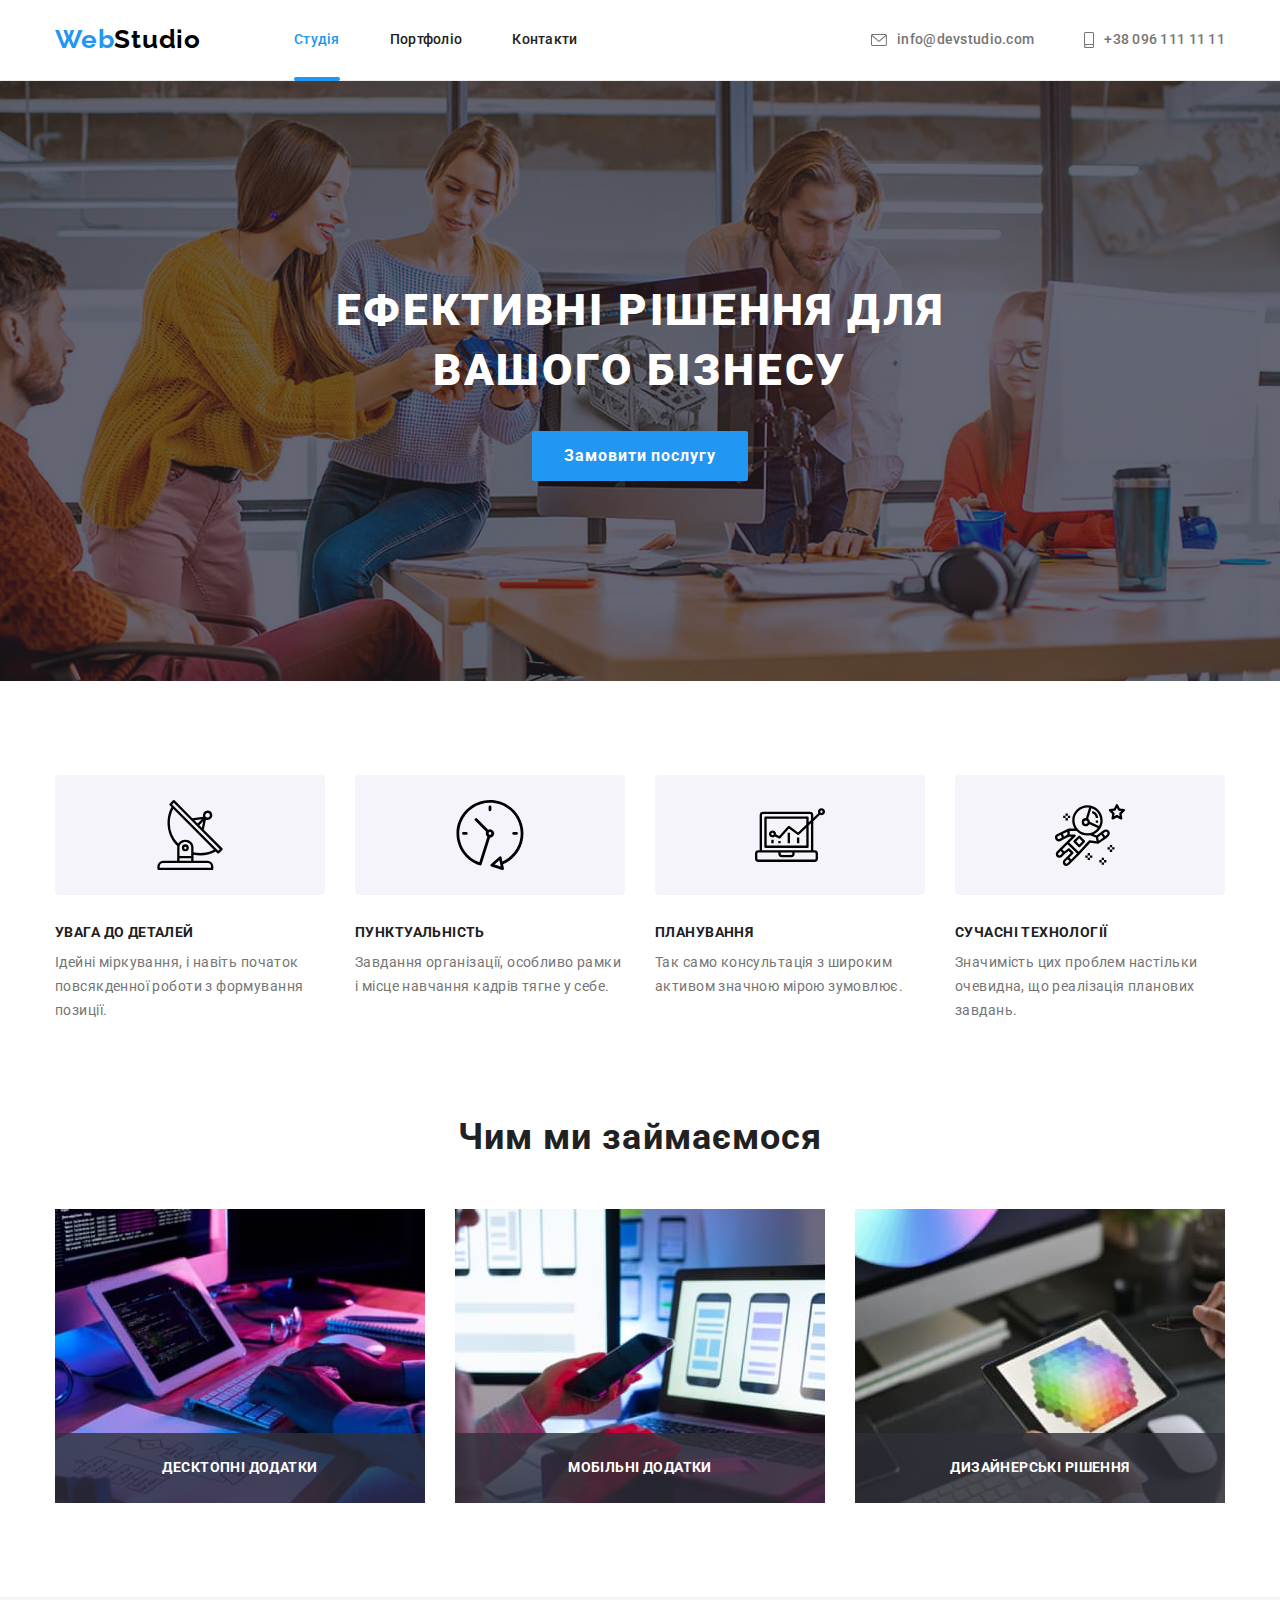
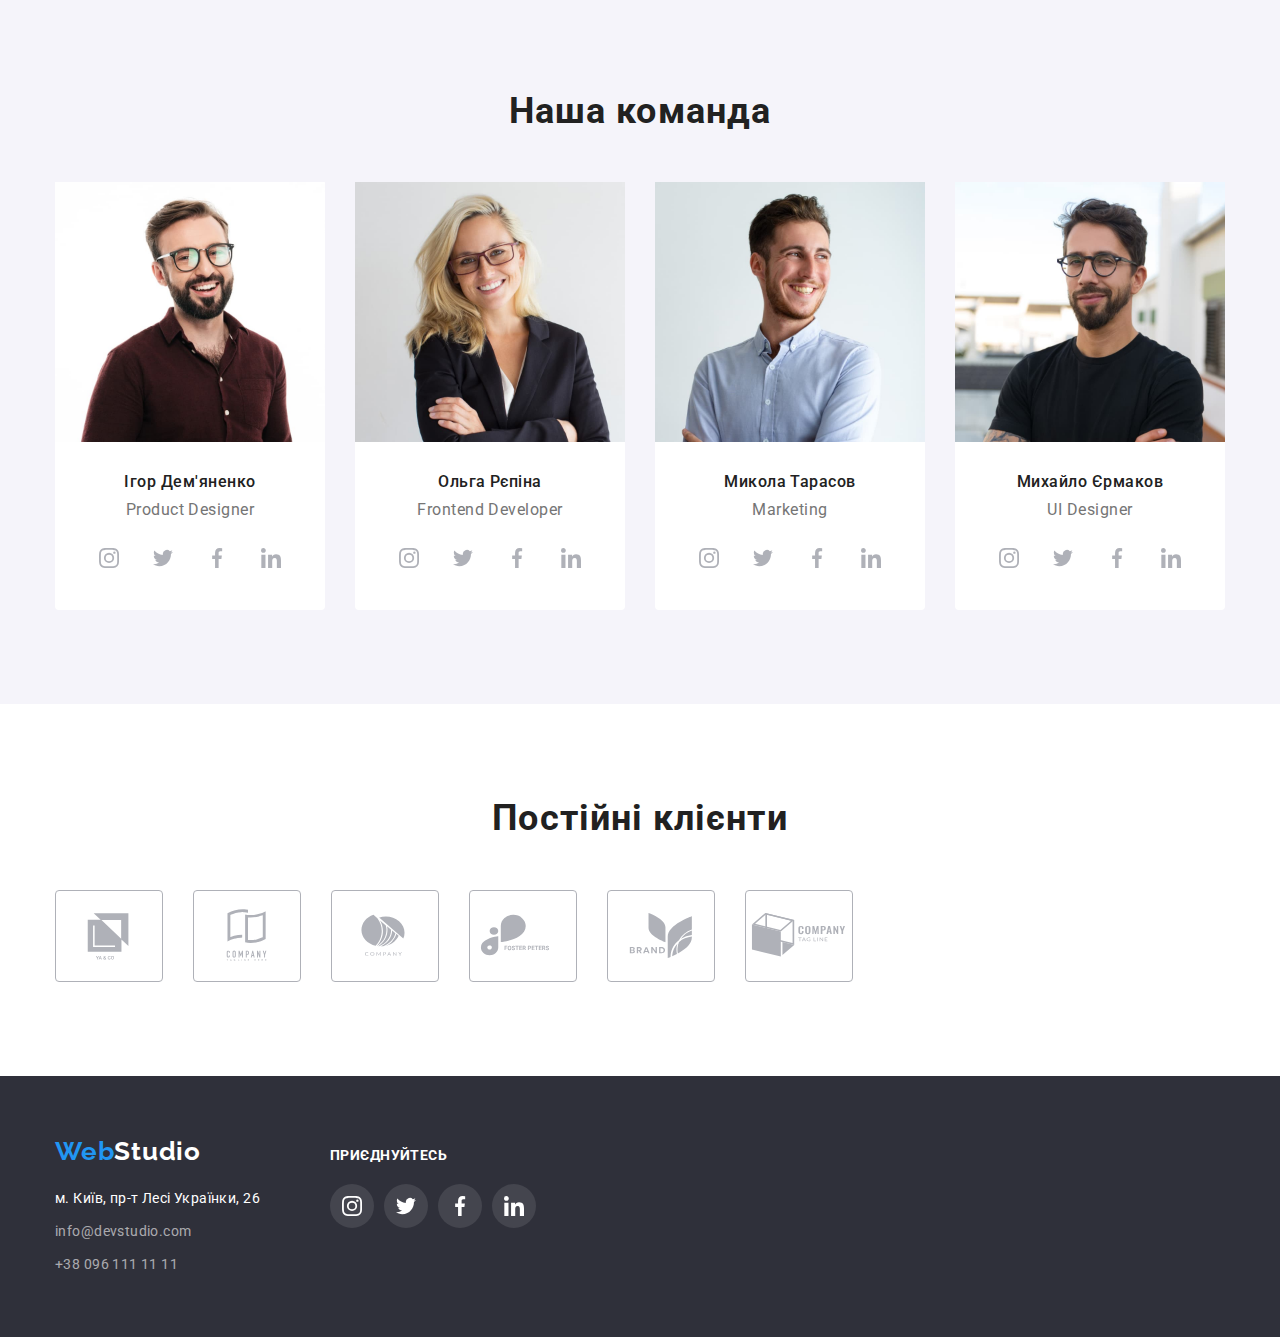
<file: index.html>
<!DOCTYPE html>
<html lang="uk">
<head>
    <meta charset="UTF-8">
    <meta http-equiv="X-UA-Compatible" content="IE=edge">
    <meta name="viewport" content="width=device-width, initial-scale=1.0">
    <title>Document</title>
    <link rel="stylesheet" href="https://cdnjs.cloudflare.com/ajax/libs/modern-normalize/1.1.0/modern-normalize.min.css">
    <link rel="stylesheet" href="./css/styles.css">
    <link 
        href="https://fonts.googleapis.com/css2?family=Raleway:wght@700&family=Roboto:wght@400;500;700;900&display=swap"
        rel="stylesheet"
    />
    
</head>
<body class="page">
    <!-- Header -->
    <header class="header">
        <div class="container header-box">
            <nav class="nav-header">
                <a href="index.html" class="logo">Web<span class="logo-header">Studio</span></a>
                <ul class="site-nav">
                    <li><a href="/" class="site-nav-link current">Студія</a></li>
                    <li><a href="portfolio.html" class="site-nav-link">Портфоліо</a></li>
                    <li><a href="#footer" class="site-nav-link">Контакти</a></li>
                </ul>
            </nav>
            <ul class="auth-nav">
                <li><a href="mailto:info@devstudio.com" class="auth-nav-link">
                    <svg class="address-icon" width="16" height="12">
                        <use href="./images/icons.svg#icon-mail"></use>
                    </svg>
                    info@devstudio.com</a></li>
                <li><a href="tel:+380961111111" class="auth-nav-link">
                        <svg class="address-icon" width="10" height="16">
                            <use href="./images/icons.svg#icon-smartphone"></use>
                        </svg>
                    +38 096 111 11 11</a></li>
            </ul>
        </div>
    </header>
    <!-- Main -->
    <main>
        <!-- Hero -->
        <section class="hero">
            <div class="container">
                <h1 class="hero-title">ЕФЕКТИВНІ РІШЕННЯ ДЛЯ <br />ВАШОГО БІЗНЕСУ</h1>
                <button type="button" class="button" data-modal-open>Замовити послугу</button>
                <div class="backdrop is-hidden" data-modal>
                    <div class="modal-window">
                        <button class="modal-button" data-modal-close>
                            <svg class="close-icon" width="11" height="11">
                                <use href="./images/icons.svg#icon-close-black"></use>
                            </svg>
                        </button>
                    </div>
                </div>
            </div>
        </section>
        <!-- Advantage -->
        <section class="section">
            <div class="container">
                <h2 class="section-title visually-hidden">Наші переваги</h2>
                <ul class="features-list">
                    <li class="features-item">
                        <div class="features-image">
                            <svg class="features-icon" width="70" height="70">
                                <use href="./images/icons.svg#icon-antenna"></use>
                            </svg>
                        </div>
                        <h3 class="features">УВАГА ДО ДЕТАЛЕЙ</h3>
                        <p class="description-features">Ідейні міркування, і навіть початок повсякденної роботи з формування позиції.
                        </p>
                    </li>
                    <li class="features-item">
                        <div class="features-image">
                            <svg class="features-icon" width="70" height="70">
                                <use href="./images/icons.svg#icon-clock"></use>
                            </svg>
                        </div>
                        <h3 class="features">ПУНКТУАЛЬНІСТЬ</h3>
                        <p class="description-features">Завдання організації, особливо рамки і місце навчання кадрів тягне у себе.</p>
                    </li>
                    <li class="features-item">
                        <div class="features-image">
                            <svg class="features-icon" width="70" height="70">
                                <use href="./images/icons.svg#icon-diagram"></use>
                            </svg>
                        </div>
                        <h3 class="features">ПЛАНУВАННЯ</h3>
                        <p class="description-features">Так само консультація з широким активом значною мірою зумовлює.</p>
                    </li>
                    <li class="features-item">
                        <div class="features-image">
                            <svg class="features-icon" width="70" height="70">
                                <use href="./images/icons.svg#icon-astronaut"></use>
                            </svg>
                        </div>
                        <h3 class="features">СУЧАСНІ ТЕХНОЛОГІЇ</h3>
                        <p class="description-features">Значимість цих проблем настільки очевидна, що реалізація планових завдань.</p>
                    </li>
                </ul>
            </div>           
        </section>
        <!-- What we do -->
        <section class="section work-type">
            <div class="container">
                <h2 class="section-title">Чим ми займаємося</h2>
                <ul class="work-type-list">
                    <div class="work-thumb">
                        <li class="work-type-photo"><img src="./images/box_1.jpg" alt="Програмування сайтів" width="370"></li>
                        <div class="work-overlay">
                            <p class="work-description">ДЕСКТОПНІ ДОДАТКИ</p>
                        </div>
                    </div>
                    <div class="work-thumb">
                        <li class="work-type-photo"><img src="./images/box_2.jpg" alt="Дизайн мобільних додатків" width="370"></li>
                        <div class="work-overlay">
                            <p class="work-description">МОБІЛЬНІ ДОДАТКИ</p>
                        </div>
                    </div>
                    <div class="work-thumb">
                        <li class="work-type-photo"><img src="./images/box_3.jpg" alt="Підбір кольорової палітри" width="370"></li>
                        <div class="work-overlay">
                            <p class="work-description">ДИЗАЙНЕРСЬКІ РІШЕННЯ</p>
                        </div>
                    </div>                                                           
                </ul>
            </div>
        </section>
        <!-- Our Team -->
        <section class="section section-team">
            <div class="container">
                <h2 class="section-title">Наша команда</h2>
                 <ul class="team-units-list">
                     <li class="team">
                     <img src="./images/ihor.jpg" alt="Ігор Дем'яненко" width="270" class="photo">
                     <div class="team-text">
                         <h3 class="name">Ігор Дем'яненко</h3>
                         <p lang="en" class="team-position">Product Designer</p>
                        <ul class="team-social-list">
                            <li class="team-social-item">
                                <a href="#" class="team-social-link">
                                    <svg class="team-social-icon" width="20" height="20">
                                        <use href="./images/icons.svg#icon-instagram"></use>
                                    </svg>
                                </a>
                            </li>
                            <li class="team-social-item">
                                <a href="#" class="team-social-link">
                                    <svg class="team-social-icon" width="20" height="20">
                                        <use href="./images/icons.svg#icon-twitter"></use>
                                    </svg>
                                </a>
                            </li>
                            </li>
                            <li class="team-social-item">
                                <a href="#" class="team-social-link">
                                    <svg class="team-social-icon" width="20" height="20">
                                        <use href="./images/icons.svg#icon-facebook"></use>
                                    </svg>
                                </a>
                            </li>
                            <li class="team-social-item">
                                <a href="#" class="team-social-link">
                                    <svg class="team-social-icon" width="20" height="20">
                                        <use href="./images/icons.svg#icon-linkedin"></use>
                                    </svg>
                                </a>
                            </li>
                            </ul>
                     </div>
                    </li>
                    <li class="team">
                     <img src="./images/olga.jpg" alt="Ольга Рєпіна" width="270" class="photo"> 
                     <div class="team-text">
                         <h3 class="name">Ольга Рєпіна</h3> 
                         <p lang="en" class="team-position">Frontend Developer</p>
                         <ul class="team-social-list">
                            <li class="team-social-item">
                                <a href="#" class="team-social-link">
                                    <svg class="team-social-icon" width="20" height="20">
                                        <use href="./images/icons.svg#icon-instagram"></use>
                                    </svg>
                                </a>
                            </li>
                            <li class="team-social-item">
                                <a href="#" class="team-social-link">
                                    <svg class="team-social-icon" width="20" height="20">
                                        <use href="./images/icons.svg#icon-twitter"></use>
                                    </svg>
                                </a>
                            </li>
                            </li>
                            <li class="team-social-item">
                                <a href="#" class="team-social-link">
                                    <svg class="team-social-icon" width="20" height="20">
                                        <use href="./images/icons.svg#icon-facebook"></use>
                                    </svg>
                                </a>
                            </li>
                            <li class="team-social-item">
                                <a href="#" class="team-social-link">
                                    <svg class="team-social-icon" width="20" height="20">
                                        <use href="./images/icons.svg#icon-linkedin"></use>
                                    </svg>
                                </a>
                            </li>
                         </ul>
                     </div>
                    </li>
                    <li class="team">
                     <img src="./images/mykola.jpg" alt="Микола Тарасов" width="270" class="photo">
                     <div class="team-text">
                         <h3 class="name">Микола Тарасов</h3>
                         <p lang="en" class="team-position">Marketing</p>
                         <ul class="team-social-list">
                            <li class="team-social-item">
                                <a href="#" class="team-social-link">
                                    <svg class="team-social-icon" width="20" height="20">
                                        <use href="./images/icons.svg#icon-instagram"></use>
                                    </svg>
                                </a>
                            </li>
                            <li class="team-social-item">
                                <a href="#" class="team-social-link">
                                    <svg class="team-social-icon" width="20" height="20">
                                        <use href="./images/icons.svg#icon-twitter"></use>
                                    </svg>
                                </a>
                            </li>
                            </li>
                            <li class="team-social-item">
                                <a href="#" class="team-social-link">
                                    <svg class="team-social-icon" width="20" height="20">
                                        <use href="./images/icons.svg#icon-facebook"></use>
                                    </svg>
                                </a>
                            </li>
                            <li class="team-social-item">
                                <a href="#" class="team-social-link">
                                    <svg class="team-social-icon" width="20" height="20">
                                        <use href="./images/icons.svg#icon-linkedin"></use>
                                    </svg>
                                </a>
                            </li>
                         </ul>
                     </div>
                    </li>
                    <li class="team">
                     <img src="./images/mykhailo.jpg" alt="Михайло Єрмаков" width="270" class="photo">
                     <div class="team-text">
                         <h3 class="name">Михайло Єрмаков</h3>
                         <p lang="en" class="team-position">UI Designer</p>
                         <ul class="team-social-list">
                            <li class="team-social-item">
                                <a href="#" class="team-social-link">
                                    <svg class="team-social-icon" width="20" height="20">
                                        <use href="./images/icons.svg#icon-instagram"></use>
                                    </svg>
                                </a>
                            </li>
                            <li class="team-social-item">
                                <a href="#" class="team-social-link">
                                    <svg class="team-social-icon" width="20" height="20">
                                        <use href="./images/icons.svg#icon-twitter"></use>
                                    </svg>
                                </a>
                            </li>
                            </li>
                            <li class="team-social-item">
                                <a href="#" class="team-social-link">
                                    <svg class="team-social-icon" width="20" height="20">
                                        <use href="./images/icons.svg#icon-facebook"></use>
                                    </svg>
                                </a>
                            </li>
                            <li class="team-social-item">
                                <a href="#" class="team-social-link">
                                    <svg class="team-social-icon" width="20" height="20">
                                        <use href="./images/icons.svg#icon-linkedin"></use>
                                    </svg>
                                </a>
                            </li>
                         </ul>
                     </div>
                    </li>
                 </ul>
            </div>
        </section>
        <!-- Clients -->
        <section class="section">
            <div class="container">
                <h2 class="section-title">Постійні клієнти</h2>
                <ul class="clients-list">
                    <li class="clients-logo">
                        <a href="" class="clients-link">
                            <svg class="clients-icon" width="106" height="60">
                                <use href="./images/icons.svg#icon-logo-1"></use>
                            </svg>
                        </a>
                    </li>
                    <li class="clients-logo">
                        <a href="" class="clients-link">
                            <svg class="clients-icon" width="106" height="60">
                                <use href="./images/icons.svg#icon-logo-2"></use>
                            </svg>
                        </a>
                    </li>
                    <li class="clients-logo">
                        <a href="" class="clients-link">
                            <svg class="clients-icon" width="106" height="60">
                                <use href="./images/icons.svg#icon-logo-3"></use>
                            </svg>
                        </a>
                    </li>
                    <li class="clients-logo">
                        <a href="" class="clients-link">
                            <svg class="clients-icon" width="106" height="60">
                                <use href="./images/icons.svg#icon-logo-4"></use>
                            </svg>
                        </a>
                    </li>
                    <li class="clients-logo">
                        <a href="" class="clients-link">
                            <svg class="clients-icon" width="106" height="60">
                                <use href="./images/icons.svg#icon-logo-5"></use>
                            </svg>
                        </a>
                    </li>
                    <li class="clients-logo">
                        <a href="" class="clients-link">
                            <svg class="clients-icon" width="106" height="60">
                                <use href="./images/icons.svg#icon-logo-6"></use>
                            </svg>
                        </a>
                    </li>
                </ul>
            </div>
        </section>
    </main>
    <!-- Footer -->
    <footer class="footer">
        <div class="container footer-container">
            <div>
            <a href="/" class="logo foot">Web<span class="logo-footer">Studio</span></a>
                <address>
                    <ul class="foot-link">
                        <li class="foot-link-item"><a href="https://goo.gl/maps/smTfKD6mUD5czjNc8" class="foot-link-address">м. Київ, пр-т Лесі Українки, 26</a></li>
                        <li class="foot-link-item"><a href="mailto:info@devstudio.com" class="foot-link-contacts">info@devstudio.com</a></li>
                        <li class="foot-link-item"><a href="tel:+380961111111" class="foot-link-contacts">+38 096 111 11 11</a></li>
                        </ul>
                </address>
            </div>
            <div class="subscription">
                <h2 class="subscription-tittle">Приєднуйтесь</h2>
                <ul class="subscription-list">
                    <li class="subscription-item">
                        <a href="#" class="subscription-link">
                            <svg class="subscription-icon" width="20" height="20">
                                <use href="./images/icons.svg#icon-instagram"></use>
                            </svg>
                        </a>
                    </li>
                    <li class="subscription-item">
                        <a href="#" class="subscription-link">
                            <svg class="subscription-icon" width="20" height="20">
                                <use href="./images/icons.svg#icon-twitter"></use>
                            </svg>
                        </a>
                    </li>
                    <li class="subscription-item">
                        <a href="#" class="subscription-link">
                            <svg class="subscription-icon" width="20" height="20">
                                <use href="./images/icons.svg#icon-facebook"></use>
                            </svg>
                        </a>
                    </li>
                    <li class="subscription-item">
                        <a href="#" class="subscription-link">
                            <svg class="subscription-icon" width="20" height="20">
                                <use href="./images/icons.svg#icon-linkedin"></use>
                            </svg>
                        </a>
                    </li>
                </ul>
            </div>
        </div>
    </footer>
    <script src="./js/modal.js"></script>
</body>
</html>
</file>
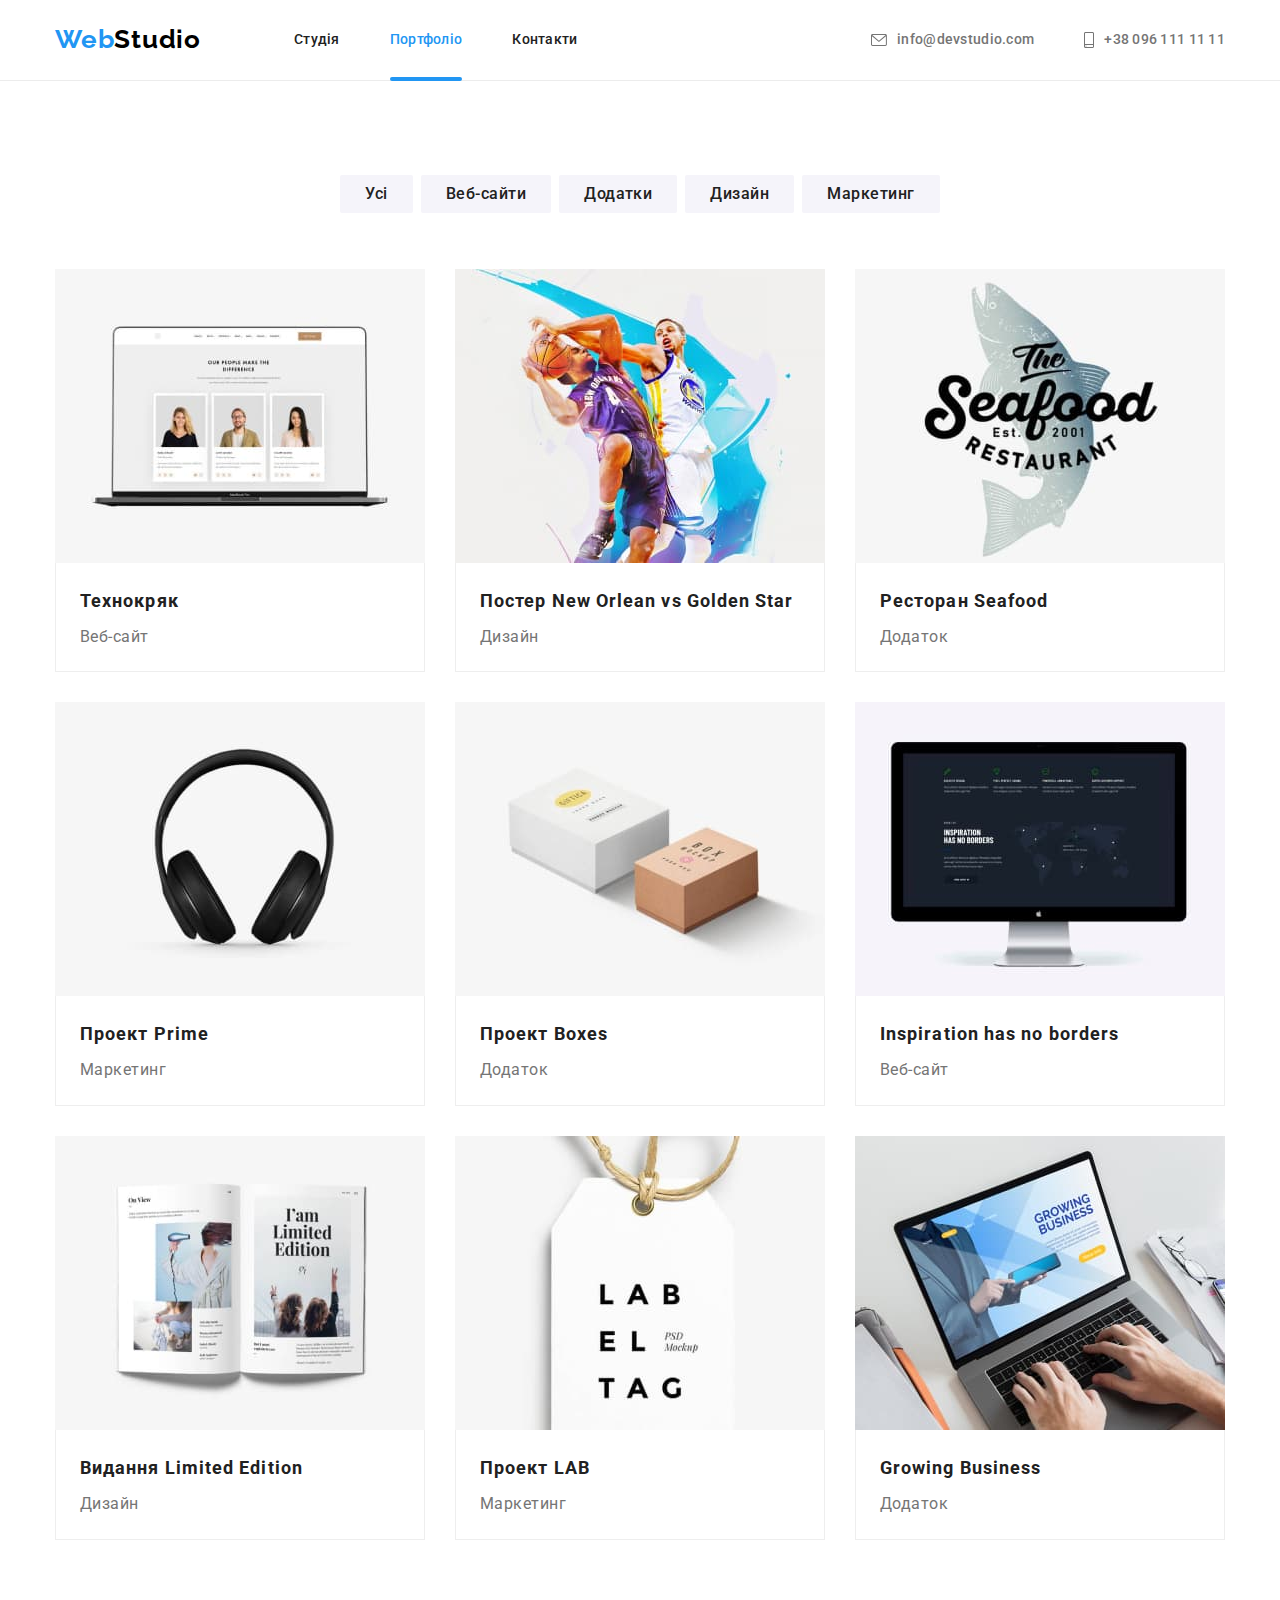
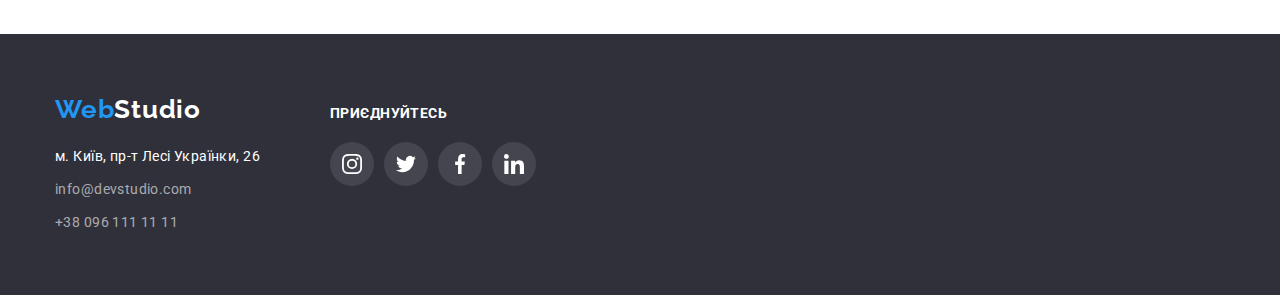
<file: portfolio.html>
<html lang="uk">
<head>
    <meta charset="UTF-8">
    <meta http-equiv="X-UA-Compatible" content="IE=edge">
    <meta name="viewport" content="width=device-width, initial-scale=1.0">
    <title>Document</title>
    <link rel="preconnect" href="https://fonts.googleapis.com">
    <link rel="preconnect" href="https://fonts.gstatic.com" crossorigin>
    <link href="https://fonts.googleapis.com/css2?family=Raleway:wght@700&family=Roboto:wght@400;500;700;900&display=swap"
        rel="stylesheet">
    <link rel="stylesheet" href="https://cdnjs.cloudflare.com/ajax/libs/modern-normalize/1.1.0/modern-normalize.min.css">
    <link rel="stylesheet" href="./css/styles.css">
</head>
<body class="page">
    <!-- Header -->
    <header class="header">
        <div class="container header-box">
            <nav class="nav-header">
                <a href="index.html" class="logo">Web<span class="logo-header">Studio</span></a>
                <ul class="site-nav">
                    <li><a href="index.html" class="site-nav-link">Студія</a></li>
                    <li><a href="portfolio.html" class="site-nav-link current">Портфоліо</a></li>
                    <li><a href="#footer" class="site-nav-link">Контакти</a></li>
                </ul>
            </nav>
            <ul class="auth-nav">
                <li><a href="mailto:info@devstudio.com" class="auth-nav-link">
                        <svg class="address-icon" width="16" height="12">
                            <use href="./images/icons.svg#icon-mail"></use>
                        </svg>
                        info@devstudio.com</a></li>
                <li><a href="tel:+380961111111" class="auth-nav-link">
                        <svg class="address-icon" width="10" height="16">
                            <use href="./images/icons.svg#icon-smartphone"></use>
                        </svg>
                        +38 096 111 11 11</a></li>
            </ul>
        </div>
    </header>
    <!-- Main -->
    <main>
        <section class="section">
            <h1 class="section-title visually-hidden">Наші проект</h1>
            <div class="container">
                <ul class="filter">
                    <li class="filter-item"><button type="button" class="button-filter">Усі</button></li>
                    <li class="filter-item"><button type="button" class="button-filter">Веб-сайти</button></li>
                    <li class="filter-item"><button type="button" class="button-filter">Додатки</button></li>
                    <li class="filter-item"><button type="button" class="button-filter">Дизайн</button></li>
                    <li class="filter-item"><button type="button" class="button-filter">Маркетинг</button></li>
                </ul>
                <!-- Work list -->
                <ul class="project-list">
                    <li class="project-list-item">
                        <a href="#" class="project-link">
                            <div class="project-card">
                                <img src="./images/techno.jpg" alt="Вебсайт Технокряк" width="370" class="project-photo">
                                <p class="project-card-text">Ресурс пропонує комплексні пропозиції з різним рівнем функціоналу та сервісів. Все це дозволить відвідувачу отримати
                                вичерпні відомості про компанію чи приватну особу.</p>
                            </div>
                            <div class="project-text">
                                <h2 class="project-title">Технокряк</h2>
                                <p class="project-description">Веб-сайт</p>
                            </div>
                        </a>
                    </li>
                    <li class="project-list-item">
                        <a href="#" class="project-link">
                            <div class="project-card">
                                <img src="./images/basket.jpg" alt="New Orlean vs Golden Star" width="370" class="project-photo">
                                <p class="project-card-text">Ресурс пропонує комплексні пропозиції з різним рівнем функціоналу та сервісів. Все це
                                дозволить відвідувачу отримати вичерпні відомості про компанію чи приватну особу.</p>
                            </div>
                            <div class="project-text">
                                <h2 class="project-title">Постер New Orlean vs Golden Star</h2>
                                <p class="project-description">Дизайн</p>
                            </div>
                        </a>  
                    </li>
                    <li class="project-list-item">
                        <a href="#" class="project-link">
                            <div class="project-card">
                                <img src="./images/seafood.jpg" alt="Ресторан Seafood" width="370" class="project-photo">
                                <p class="project-card-text">Ресурс пропонує комплексні пропозиції з різним рівнем функціоналу та сервісів. Все це
                                дозволить відвідувачу отримати вичерпні відомості про компанію чи приватну особу.</p>
                            </div>
                            <div class="project-text">
                                <h2 class="project-title">Ресторан Seafood</h2>
                                <p class="project-description">Додаток</p>
                            </div>
                        </a>
                    </li>
                    <li class="project-list-item">
                        <a href="#" class="project-link">
                            <div class="project-card">
                                <img src="./images/prime.jpg" alt="Навушники Prime" width="370" class="project-photo">
                                <p class="project-card-text">Ресурс пропонує комплексні пропозиції з різним рівнем функціоналу та сервісів. Все це
                                дозволить відвідувачу отримати вичерпні відомості про компанію чи приватну особу.</p>
                            </div>
                            <div class="project-text">
                                <h2 class="project-title">Проект Prime</h2>
                                <p class="project-description">Маркетинг</p>
                            </div>
                        </a>
                    </li>
                    <li class="project-list-item">
                        <a href="#" class="project-link">
                            <div class="project-card">
                                <img src="./images/boxed.jpg" alt="Коробки Boxes" width="370" class="project-photo">
                                <p class="project-card-text">Ресурс пропонує комплексні пропозиції з різним рівнем функціоналу та сервісів. Все це
                                дозволить відвідувачу отримати вичерпні відомості про компанію чи приватну особу.</p>
                            </div>
                            <div class="project-text">
                                <h2 class="project-title">Проект Boxes</h2>
                                <p class="project-description">Додаток</p>
                            </div>
                        </a>
                    </li>
                    <li class="project-list-item">
                        <a href="#" class="project-link">
                            <div class="project-card">
                                <img src="./images/inspiration.jpg" alt="Головна сторінка веб-сайту" width="370" class="project-photo">
                                <p class="project-card-text">Ресурс пропонує комплексні пропозиції з різним рівнем функціоналу та сервісів. Все це
                                дозволить відвідувачу отримати вичерпні відомості про компанію чи приватну особу.</p>
                            </div>
                            <div class="project-text">
                                <h2 class="project-title">Inspiration has no borders</h2>
                                <p class="project-description">Веб-сайт</p>
                            </div>
                        </a>
                    </li>
                    <li class="project-list-item">
                        <a href="#" class="project-link">
                            <div class="project-card">
                                <img src="./images/limited.jpg" alt="Сторінки видання" width="370" class="project-photo">
                                <p class="project-card-text">Ресурс пропонує комплексні пропозиції з різним рівнем функціоналу та сервісів. Все це
                                дозволить відвідувачу отримати вичерпні відомості про компанію чи приватну особу.</p>
                            </div>
                            <div class="project-text">
                                <h2 class="project-title">Видання Limited Edition</h2>
                                <p class="project-description">Дизайн</p>
                            </div>
                        </a>
                    </li>
                    <li class="project-list-item">
                        <a href="#" class="project-link">
                            <div class="project-card">
                                <img src="./images/lab.jpg" alt="Логотип проекту" width="370" class="project-photo">
                                <p class="project-card-text">Ресурс пропонує комплексні пропозиції з різним рівнем функціоналу та сервісів. Все це
                                дозволить відвідувачу отримати вичерпні відомості про компанію чи приватну особу.</p>
                            </div>
                            <div class="project-text">
                                <h2 class="project-title">Проект LAB</h2>
                                <p class="project-description">Маркетинг</p>
                            </div>
                        </a>
                    </li>
                    <li class="project-list-item">
                        <a href="#" class="project-link">
                            <div class="project-card">
                                <img src="./images/growing.jpg" alt="Титульна сторінка веб-сайту" width="370" class="project-photo">
                                <p class="project-card-text">Ресурс пропонує комплексні пропозиції з різним рівнем функціоналу та сервісів. Все це
                                дозволить відвідувачу отримати вичерпні відомості про компанію чи приватну особу.</p>
                            </div>
                            <div class="project-text">
                                <h2 class="project-title">Growing Business</h2>
                                <p class="project-description">Додаток</p>
                            </div>
                        </a>
                    </li>
                </ul>
            </div>
        </section>
    </main>
    <!-- Footer -->
    <footer class="footer">
        <div class="container footer-container">
            <div>
                <a href="/" class="logo foot">Web<span class="logo-footer">Studio</span></a>
                <address>
                    <ul class="foot-link">
                        <li class="foot-link-item"><a href="https://goo.gl/maps/smTfKD6mUD5czjNc8"
                                class="foot-link-address">м. Київ, пр-т Лесі Українки, 26</a></li>
                        <li class="foot-link-item"><a href="mailto:info@devstudio.com"
                                class="foot-link-contacts">info@devstudio.com</a></li>
                        <li class="foot-link-item"><a href="tel:+380961111111" class="foot-link-contacts">+38 096 111 11
                                11</a></li>
                    </ul>
                </address>
            </div>
            <div class="subscription">
                <h2 class="subscription-tittle">Приєднуйтесь</h2>
                <ul class="subscription-list">
                    <li class="subscription-item">
                        <a href="#" class="subscription-link">
                            <svg class="subscription-icon" width="20" height="20">
                                <use href="./images/icons.svg#icon-instagram"></use>
                            </svg>
                        </a>
                    </li>
                    <li class="subscription-item">
                        <a href="#" class="subscription-link">
                            <svg class="subscription-icon" width="20" height="20">
                                <use href="./images/icons.svg#icon-twitter"></use>
                            </svg>
                        </a>
                    </li>
                    <li class="subscription-item">
                        <a href="#" class="subscription-link">
                            <svg class="subscription-icon" width="20" height="20">
                                <use href="./images/icons.svg#icon-facebook"></use>
                            </svg>
                        </a>
                    </li>
                    <li class="subscription-item">
                        <a href="#" class="subscription-link">
                            <svg class="subscription-icon" width="20" height="20">
                                <use href="./images/icons.svg#icon-linkedin"></use>
                            </svg>
                        </a>
                    </li>
                </ul>
            </div>
        </div>
    </footer>
<script src="./js/modal.js"></script>
</body>
</html>
</file>
<file: css/styles.css>
:root{
    --color-primary: #757575;
    --color-brand: #2196F3;
    --color-black:#000000;
    --color-inverted:#212121;
    --color-background-primary: #ffffff;
    --color-background-secondary: #2F303A; 
    --color-background-accent: #F5F4FA;
    --color-border-header: #ECECEC;
    --color-fill-icons: #AFB1B8;
}

h1, h2, h3, h4, h5, p{
    margin: 0;
}

.page {
    color: var(--color-primary);
    background-color: var(--color-background-primary) ;
    font-family: Roboto;
}

.container{
    width: 1200px;
    margin: 0 auto;
    padding: 0 15px;
}

.section{
    padding: 94px 0;
}

img{
    display: block;
    max-width: 100%;
    height: auto;
}

    /* Header */
/* Logo */

.header{
    border-bottom: 1px solid var(--color-border-header);
}

.header-box{
    display: flex;
    justify-content: space-between;
}

.nav-header{
    display: flex;
    gap: 93px;
}

.logo{
    font-family: Raleway;
    font-weight: 700;
    font-size: 26px;
    line-height: 1.2;
    letter-spacing: 0.03em;
    text-decoration: none;
    color:var(--color-brand);
    padding: 24px 0;
    display: flex;
}
.logo:hover,
.logo:focus{
    color:var(--color-brand);
}
.logo-header{
    color: var(--color-black);
}


/* site-nav */
.site-nav{
    list-style: none;
    display: flex;
    padding: 0;
    margin: 0;
    gap: 50px;
} 
.site-nav-link {
    color: var(--color-inverted);
    font-weight: 500;
    font-size: 14px;
    line-height: 1.14;
    letter-spacing: 0.02em;
    text-decoration: none;
    padding: 32px 0;
    display: flex;
    position: relative;
    transition: color 250ms cubic-bezier(0.4, 0, 0.2, 1);
    }


.site-nav-link:hover,
.site-nav-link:focus {
    color: var(--color-brand);
}
.site-nav-link.current{
    color: var(--color-brand)
}

.site-nav-link.current::after {
    content: "";
    position: absolute;
    background-color: var(--color-brand);
    border-radius: 2px;
    bottom: -1px;
    left: 0;
    width: 100%;
    height: 4px;
}

/* Auth-nav */
.auth-nav{
    list-style: none;
    display: flex;
    padding: 0;
    margin: 0;
    gap: 50px;
}
.auth-nav-link{
    color: var(--color-primary);
    font-weight: 500;
    font-size: 14px;
    line-height: 1.14;
    letter-spacing: 0.02em;
    text-decoration: none;
    padding: 32px 0;
    display: flex;
    align-items: center;
    transition: color 250ms cubic-bezier(0.4, 0, 0.2, 1);
}
.auth-nav-link:hover,
.auth-nav-link:focus{
    color: var(--color-brand);
}

.address-icon {
    margin-right: 10px;
    fill: var(--color-primary);
    transition: fill 250ms cubic-bezier(0.4, 0, 0.2, 1);
}

.auth-nav-link:hover .address-icon,
.auth-nav-link:focus .address-icon {
    fill: var(--color-brand);
}



/* Main */
/* Hero */
.hero{
    padding: 200px 0;
    max-width: 1600px;
    background-image: linear-gradient(rgba(47, 48, 58, 0.4), rgba(47, 48, 58, 0.4)), url(../images/main-photo.png);
    background-repeat: no-repeat;
    background-position: center;
    background-size: cover;
    margin: 0 auto;
}
.hero-title{
    color: var(--color-background-primary);
    font-weight: 900;
    font-size: 44px;
    line-height: 1.36;
    letter-spacing: 0.06em;
    text-transform: uppercase;
    text-align: center;
    margin-bottom: 30px;
}
.button{
    display: block;
    margin: 0 auto;
    border: none;
    padding: 10px 32px;
    border-radius: 2px;

    color: var(--color-background-primary);
    background-color: var(--color-brand);
    cursor: pointer;
    
    font-weight: 700;
    font-size: 16px;
    line-height: 1.9;
    letter-spacing: 0.06em;
}

.backdrop {
    position: fixed;
    background-color: rgba(0, 0, 0, 0.1);
    top: 0;
    left: 0;
    width: 100%;
    height: 100%;
    opacity: 1;
    z-index: 1;
    transition: opacity 250ms cubic-bezier(0.4, 0, 0.2, 1), 
    visibility 250ms cubic-bezier(0.4, 0, 0.2, 1);
}

.backdrop.is-hidden {
    opacity: 0;
    visibility: hidden;
    pointer-events: none;
}

.backdrop.is-hidden .modal-window {
    transform: translate(-50%, -50%) scale(0.4);
}

.modal-window {
    position: absolute;
    top: 50%;
    left: 50%;
    width: 528px;
    height: 581px;
    background-color: var(--color-background-primary);
    box-shadow: 0px 1px 3px rgba(0, 0, 0, 0.12), 0px 1px 1px rgba(0, 0, 0, 0.14), 0px 2px 1px rgba(0, 0, 0, 0.2);
    border-radius: 4px;
    transform: translate(-50%, -50%);
    transition: transform 250ms cubic-bezier(0.4, 0, 0.2, 1);
}

.modal-button{
    position: absolute;
    top: 8px;
    right: 8px;
    width: 30px;
    height: 30px;
    padding: 0;
    margin: 0;
    display: flex;
    align-items: center;
    justify-content: center;
    cursor: pointer;
    border-radius: 50%;
    background: var(--color-background-primary);
    border: 1px solid rgba(0, 0, 0, 0.1);
}

.close-icon{
    width: 17px;
    height: 17px;

}

/* Main Other */
.section-title{
    color: var(--color-inverted);
    font-weight: 700;
    font-size: 36px;
    line-height: 1.16;
    letter-spacing: 0.03em;
    margin-bottom: 50px;
    text-align: center;
}



.visually-hidden{
    position: absolute;
    white-space: nowrap;
    width: 1px;
    height: 1px;
    overflow: hidden;
    border: 0;
    padding: 0;
    clip: rect(0 0 0 0);
    clip-path: inset(50%);
    margin: -1px;
}

/* Features */

.features-list{
    list-style: none;
    display: flex;
    gap: 30px;
    margin: 0;
    padding: 0;
}

.features-item {
    width: 270px;
}



.features{
    color: var(--color-inverted);
    font-weight: 700;
    font-size: 14px;
    line-height: 1.14;
    text-transform: uppercase;
    letter-spacing: 0.03em;
    margin-bottom: 10px;
}
.description-features{
    color: var(--color-primary);
    font-size: 14px;
    line-height: 1.71;
    letter-spacing: 0.03em;
}

.features-image {
    display: flex;
    width: 270px;
    height: 120px;
    border-radius: 4px;
    background-color: var(--color-background-accent);
    align-items: center;
    justify-content: center;
    margin-bottom: 30px;
}
/* Work Type */

.work-type{
    padding-top: 0;
}

.work-type-list{
    list-style: none;
    display: flex;
    gap: 30px;
    padding: 0;
    margin: 0;
}

.work-thumb{
    display: flex;
    position: relative;
    flex-basis: calc((100%-60px) / 3);
    padding: 0;
    margin: 0;
}

.work-overlay{
    display: flex;
    justify-content: center;
    align-items: center;
    position: absolute;
    content: "";
    right: 0;
    bottom: 0;
    width: 100%;
    height: 70px;
    background-color: rgba(47, 48, 58, 0.8);
}

.work-description{
    font-weight: 700;
    font-size: 14px;
    line-height: 1.14;
    text-align: center;
    letter-spacing: 0.03em;
    text-transform: uppercase;
    color: var(--color-background-primary);
}

/*Team units*/

.section-team {
    background-color: var(--color-background-accent);
}

.team-units-list{
    list-style: none;
    display: flex;
    gap: 30px;
    text-align: center;
    margin: 0;
    padding: 0;
}

.team{
    background-color: var(--color-background-primary);
    flex-basis: calc((100%-90px) / 4);
    border-radius: 0 0 4px 4px;
}

.team-text{
    padding: 30px 0;
}


.name{
    color: var(--color-inverted);
    font-weight: 500;
    font-size: 16px;
    line-height: 1.19;
    letter-spacing: 0.03em;
    margin-bottom: 10px;
}

.team-position{
    color: var(--color-primary);
    font-size: 16px;
    line-height: 1.17;    
    letter-spacing: 0.03em;
    text-align: center;
}

.team-social-list {
    display: flex;
    justify-content: center;
    list-style: none;
    margin-top: 16px;
    padding-left: 0;
    gap: 10px;
}

.team-social-item{
    width: 44px;
    height: 44px;
}

.team-social-link {
    width: 100%;
    height: 100%;
    display: flex;
    align-items: center;
    justify-content: center;
    border-radius: 50%;
    background-color: var(--color-background-primary);
    transition: background-color 250ms cubic-bezier(0.4, 0, 0.2, 1);
}

.team-social-link:hover,
.team-social-link:focus {
    background-color: var(--color-brand);
    
}

.team-social-icon {
    fill: var(--color-fill-icons);
    transition: fill 250ms cubic-bezier(0.4, 0, 0.2, 1);
}

.team-social-link:hover .team-social-icon,
.team-social-link:focus .team-social-icon {
    fill: var(--color-background-primary);
}


/* Clients */

.clients-list{
    margin: 0;
    display: flex;
    align-items: center;
    list-style: none;
    padding-left: 0;
    gap: 30px;
    
}

.clients-logo{
    height: 92px;
    width: calc((100%-150px) / 6);
}

.clients-link {
    display: flex;
    width: 100%;
    height: 100%;
    align-items: center;
    justify-content: center;
    border: 1px solid var(--color-fill-icons);
    border-radius: 4px;
    box-sizing: border-box;
}

.clients-icon {
    fill: var(--color-fill-icons);
    transition: fill 250ms cubic-bezier(0.4, 0, 0.2, 1);
}

.clients-link:hover,
.clients-link:focus {
    background-color: var(--color-background-primary);
    border-color: var(--color-brand);
}

.clients-link:hover .clients-icon,
.clients-link:focus .clients-icon {
    fill: var(--color-brand);
}



/* Footer */

.foot{
    padding: 0;
    margin-bottom: 20px;
}

.logo-footer {
    color: var(--color-background-primary);
}


.footer{
    background-color: var(--color-background-secondary);
    padding: 60px 0;
}

.footer-container{
    display: flex;
    align-items: baseline;
}

.foot-link{
    list-style: none;
    margin: 0;
    padding: 0;
}

.foot-link-item:not(:last-child) {
    margin-bottom: 9px;
}

.foot-link-address{
    color: var(--color-background-primary);
    font-size: 14px;
    line-height: 1.71;
    letter-spacing: 0.03em;
    text-decoration: none;
    font-style: normal;
    padding: 0;
    transition: color 250ms cubic-bezier(0.4, 0, 0.2, 1);
}
.foot-link-address:hover,
.foot-link-address:focus {
    color: var(--color-brand);
}
.foot-link-contacts{
    color: rgba(255, 255, 255, 0.6);
    font-size: 14px;
    line-height: 1.71;
    letter-spacing: 0.03em;
    text-decoration: none;
    font-style: normal;
    transition: color 250ms cubic-bezier(0.4, 0, 0.2, 1);
}

.foot-link-contacts:hover,
.foot-link-contacts:focus {
    color: var(--color-brand);
}

/* Subscription */

.subscription-tittle {
    margin-bottom: 20px;
    font-weight: 700;
    font-size: 14px;
    line-height: 1.14;
    letter-spacing: 0.03em;
    text-transform: uppercase;
    color: var(--color-background-primary);
}

.subscription-list {
    display: flex;
    list-style: none;
    padding-left: 0;
    gap: 10px;
    margin: 0;
}

.subscription {
    margin-left: 70px;
}

.subscription-item{
    width: 44px;
    height: 44px;
}

.subscription-link {
    display: flex;
    align-items: center;
    justify-content: center;
    width: 100%;
    height: 100%;
    border-radius: 50%;
    background: rgba(255, 255, 255, 0.1);
    transition: background-color 250ms cubic-bezier(0.4, 0, 0.2, 1);
}

.subscription-icon {
    fill: var(--color-background-primary);
}

.subscription-link:hover,
.subscription-link:focus {
    background-color: var(--color-brand);
}




/* Portfolio */
/* Filter */
.filter{
    list-style: none;
    display: flex;
    justify-content: center;
    gap: 8px;
    border-radius: 4px;
    padding: 0;
    margin: 0;
    margin-bottom: 56px;
    
}

.filter-item{
    display: flex;
}


.button-filter{
    color: var(--color-inverted);
    background-color: var(--color-background-accent);
    font-weight: 500;
    font-size: 16px;
    line-height: 1.6;
    letter-spacing: 0.03em;
    border: none;
    cursor: pointer;
    border-radius: 2px;
    padding: 6px 25px;
    transition: background-color 250ms cubic-bezier(0.4, 0, 0.2, 1), 
    color 250ms cubic-bezier(0.4, 0, 0.2, 1), 
    box-shadow 250ms cubic-bezier(0.4, 0, 0.2, 1);
}

.button-filter:hover,
.button-filter:focus{
    background-color: var(--color-brand);
    color: var(--color-background-primary);
    box-shadow: 0px 3px 1px rgba(0, 0, 0, 0.1), 0px 1px 2px rgba(0, 0, 0, 0.08), 0px 2px 2px rgba(0, 0, 0, 0.12);
}

/* Project list */

.project-list{
    list-style: none;
    display: flex;
    flex-wrap: wrap;
    gap: 30px;
    padding: 0;
    margin: 0;
}

.project-list-item{
    flex-basis: calc((100%-60px) / 3);
    max-width: 370px;
}

.project-link {
    display: block;
    text-decoration: none;
    transition: box-shadow 250ms cubic-bezier(0.4, 0, 0.2, 1)
}

.project-card{
    position: relative;
    overflow: hidden;
}

.project-card-text{
    position: absolute;
    top: 0;
    right: 0;
    margin: 0;
    padding: 63px 24px;
    background-color: rgba(33, 150, 243, 0.9);
    opacity: 0;
    
    font-weight: 400;
    font-size: 18px;
    line-height: 1.56;
    letter-spacing: 0.03em;
    color: var(--color-background-primary);
    
    transform: translateY(100%);
    transition: transform 250ms cubic-bezier(0.4, 0, 0.2, 1), opacity 250ms cubic-bezier(0.4, 0, 0.2, 1);
}

.project-link:hover,
.project-link:focus{
    box-shadow: 0px 1px 1px rgba(0, 0, 0, 0.12), 0px 4px 4px rgba(0, 0, 0, 0.06), 1px 4px 6px rgba(0, 0, 0, 0.16);
}

.project-link:hover .project-card-text,
.project-link:focus .project-card-text{
    transform: translateY(0%);
    opacity: 1;
}
.project-text{
    padding: 20px 24px;
    border-left: 1px solid #EEEEEE;
    border-right: 1px solid #EEEEEE;
    border-bottom: 1px solid #EEEEEE;
}

.project-title{
    color: var(--color-inverted);
    font-weight: 700;
    font-size: 18px;
    line-height: 2;
    letter-spacing: 0.06em;
    margin-bottom: 4px;
}

.project-description{
    color: var(--color-primary);
    font-size: 16px;
    line-height: 1.8;
    letter-spacing: 0.03em;
}



/* колір основного тексту #757575 /*
/* чорний #212121, Студія #000000/*
/* білий background: #FFFFFF /*
/* синій background: #2196F3 /*
/* фон мейн #2F303A /*
/* фон боди #F5F5F5 /*
/* фон команди #F5F4FA /*
/* footer #2F303A /*
</file>
